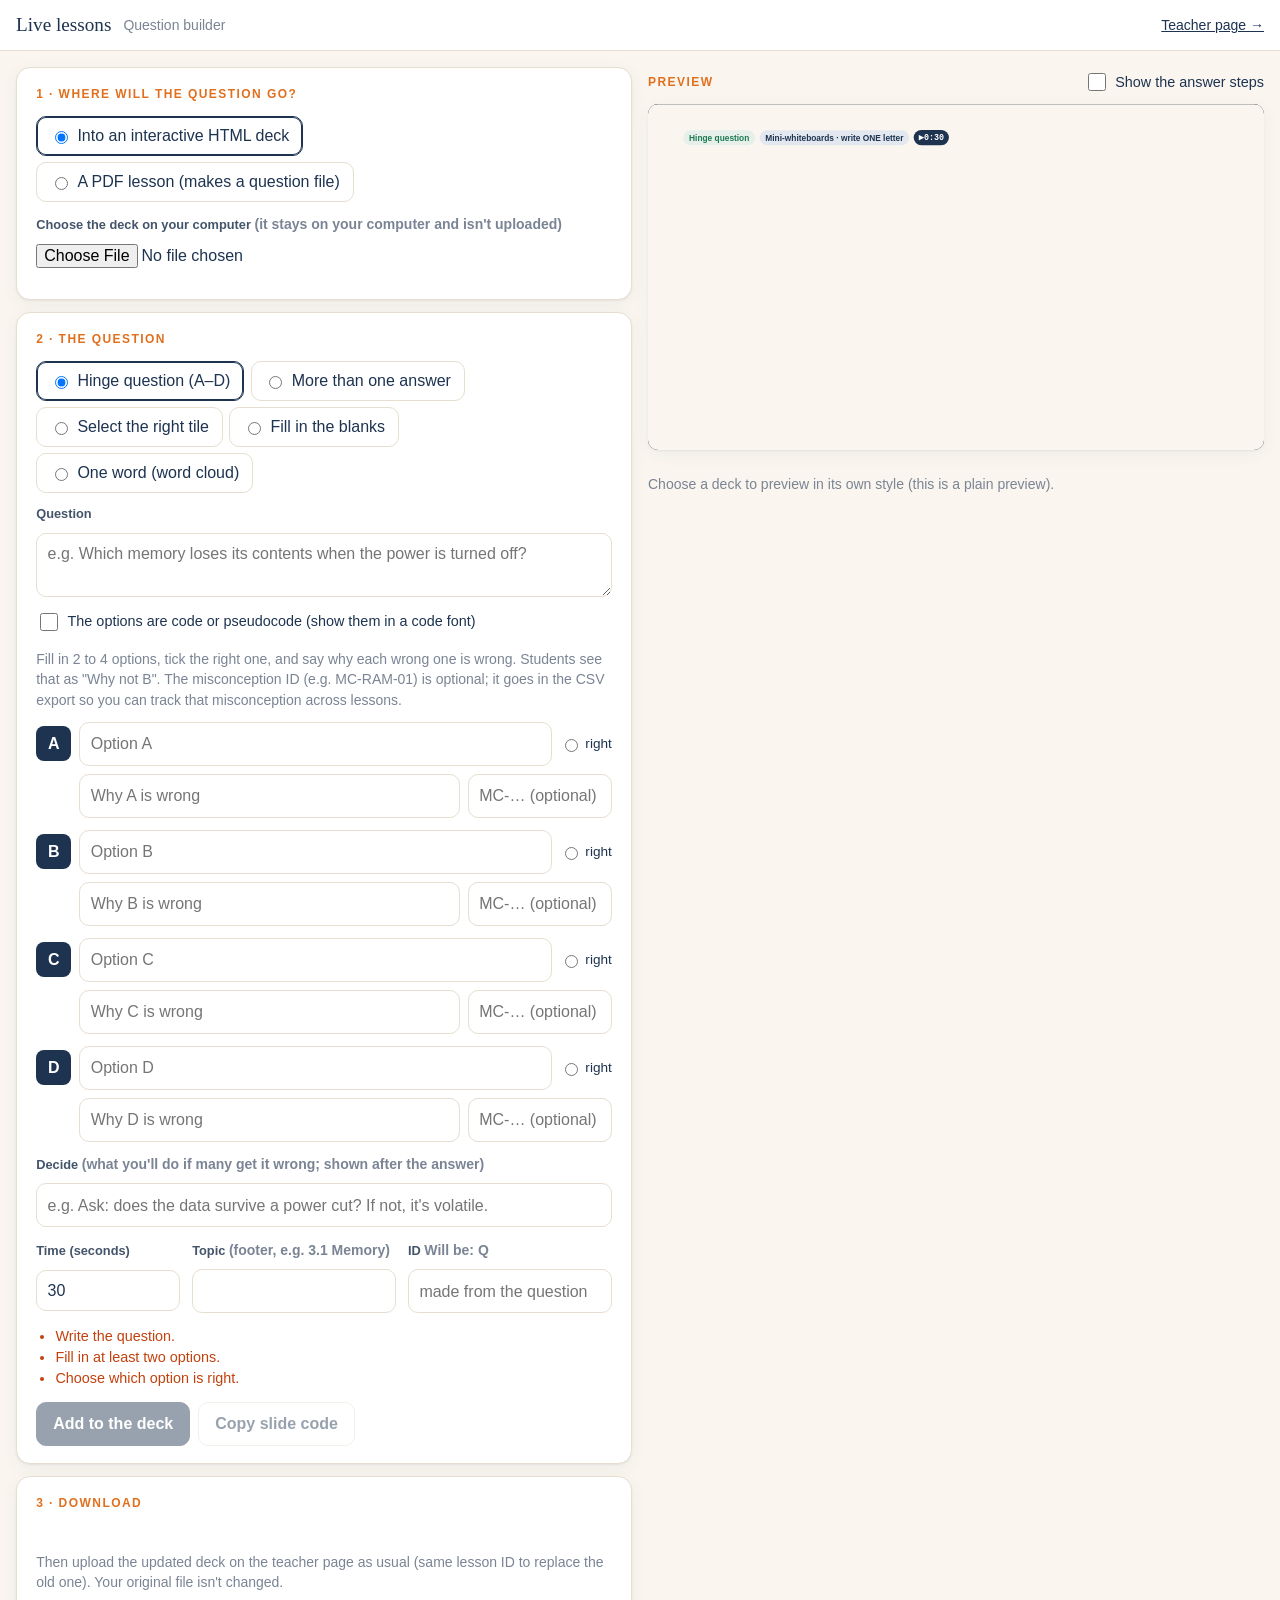
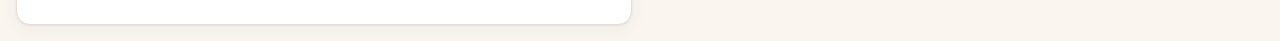
<file: builder.html>
<!doctype html>
<html lang="en">
<head>
<meta charset="utf-8">
<meta name="viewport" content="width=device-width, initial-scale=1">
<title>Question Builder</title>
<link rel="stylesheet" href="app.css">
<style>
  .qb { display: grid; grid-template-columns: minmax(0, 1fr) minmax(0, 1fr); gap: 16px; align-items: start; }
  @media (max-width: 980px) { .qb { grid-template-columns: 1fr; } }
  .qb .card { display: grid; gap: .8rem; }
  .qb label.field { display: grid; gap: .3rem; }
  .qb input[type=text], .qb input[type=number], .qb textarea, .qb select { font: inherit; padding: .5rem .65rem; border: 1px solid var(--line); border-radius: 10px; background: #fff; width: 100%; box-sizing: border-box; }
  .qb textarea { min-height: 3.2em; resize: vertical; }
  .seg { display: flex; gap: .4rem; flex-wrap: wrap; }
  .seg label { display: flex; gap: .4rem; align-items: center; border: 1px solid var(--line); border-radius: 10px; padding: .45rem .8rem; cursor: pointer; background: #fff; }
  .seg label:has(input:checked) { border-color: var(--ink); box-shadow: inset 0 0 0 1px var(--ink); }
  .opt { display: grid; grid-template-columns: 2.2rem 1fr auto; gap: .5rem; align-items: center; }
  .opt .l { width: 2.2rem; height: 2.2rem; border-radius: 8px; background: var(--ink); color: #fff; display: grid; place-items: center; font-weight: 800; }
  .opt .rt { display: flex; gap: .3rem; align-items: center; font-size: .85rem; white-space: nowrap; }
  .wrong { grid-column: 2 / 4; display: grid; grid-template-columns: 1fr 9rem; gap: .5rem; }
  .preview-box { position: sticky; top: 70px; display: grid; gap: .6rem; }
  #preview { width: 100%; aspect-ratio: 16 / 9; border: 0; border-radius: 10px; background: #0e1b2a; box-shadow: var(--shadow); }
  #problems { margin: 0; padding-left: 1.2rem; color: var(--bad); font-size: .9rem; }
  body[data-mode="html"] .pdf-only, body[data-mode="pdf"] .html-only { display: none !important; }
  /* each question type shows only its own fields */
  body:not([data-qtype="mcq"]):not([data-qtype="multi"]) .mcq-only,
  body:not([data-qtype="word"]) .word-only, body:not([data-qtype="tile"]) .tile-only, body:not([data-qtype="fill"]) .fill-only,
  body[data-qtype="mcq"] .multi-only, body:not([data-qtype="mcq"]) .single-only, body:not([data-qtype="multi"]) .multi-only,
  body:not([data-qtype="fill"]) .not-fill-hint, body[data-qtype="fill"] .prompt-plain { display: none !important; }
  body[data-qtype="mcq"] .opt.extra { display: none !important; }
  .tiles-in { display: grid; grid-template-columns: repeat(3, minmax(0, 1fr)); gap: .5rem; }
  .tiles-in .tl { display: grid; gap: .25rem; border: 1px solid var(--line); border-radius: 10px; padding: .45rem; background: #fff; }
  .tiles-in .tl span { font-size: .8rem; font-weight: 700; color: var(--muted); display: flex; justify-content: space-between; }
  @media (max-width: 600px) { .tiles-in { grid-template-columns: repeat(2, minmax(0, 1fr)); } }
  .bad { color: var(--bad); }
  #added ol { margin: .3rem 0 0; padding-left: 1.3rem; display: grid; gap: .3rem; }
</style>
</head>
<body data-mode="html" data-qtype="mcq">
<header class="t-top"><a class="brand" href="teacher.html" style="text-decoration:none">Live lessons</a><span class="small muted">Question builder</span><span class="spacer"></span><a class="small" href="teacher.html">Teacher page →</a></header>
<main class="t-main">
  <div class="qb">
    <div class="stack">
      <section class="card">
        <div class="kicker">1 · Where will the question go?</div>
        <div class="seg">
          <label><input type="radio" name="mode" value="html" checked> Into an interactive HTML deck</label>
          <label><input type="radio" name="mode" value="pdf"> A PDF lesson (makes a question file)</label>
        </div>
        <div class="html-only stack">
          <label class="field"><span>Choose the deck on your computer <span class="muted small">(it stays on your computer and isn't uploaded)</span></span><input type="file" id="deckFile" accept=".html,.htm,text/html"></label>
          <p class="small" id="deckInfo"></p>
          <label class="field hidden" id="deckPick"><span>Put the question after slide</span><select id="after"></select></label>
        </div>
        <div class="pdf-only stack">
          <p class="small muted">For PowerPoint, Keynote, Google Slides or Canva lessons exported as a PDF. You'll get a question file to upload with the PDF on the teacher page.</p>
          <label class="field"><span>Put the question after slide number <span class="muted small">(0 = before slide 1)</span></span><input type="number" id="afterNum" min="0" value="1"></label>
        </div>
      </section>

      <section class="card">
        <div class="kicker">2 · The question</div>
        <div class="seg">
          <label><input type="radio" name="qtype" value="mcq" checked> Hinge question (A–D)</label>
          <label><input type="radio" name="qtype" value="multi"> More than one answer</label>
          <label><input type="radio" name="qtype" value="tile"> Select the right tile</label>
          <label><input type="radio" name="qtype" value="fill"> Fill in the blanks</label>
          <label><input type="radio" name="qtype" value="word"> One word (word cloud)</label>
        </div>
        <label class="field"><span><span class="prompt-plain">Question</span><span class="fill-only">The sentence <span class="muted small">— put each answer in [square brackets]; other accepted answers after a | e.g. [sensor|sensors]</span></span></span><textarea id="prompt" placeholder="e.g. Which memory loses its contents when the power is turned off?"></textarea></label>
        <p class="small muted fill-only" id="fillInfo"></p>

        <div class="mcq-only stack">
          <label class="chk small"><input type="checkbox" id="isCode"> The options are code or pseudocode (show them in a code font)</label>
          <div class="small muted single-only">Fill in 2 to 4 options, tick the right one, and say why each wrong one is wrong. Students see that as "Why not B". The misconception ID (e.g. MC-RAM-01) is optional; it goes in the CSV export so you can track that misconception across lessons.</div>
          <div class="small muted multi-only">Fill in 3 to 6 options and tick <b>every</b> right one. Students must tick exactly those to score. Saying why a wrong option is wrong is optional (students who tick it see it as "Why not B").</div>
          <div class="stack" id="opts"></div>
          <label class="field"><span>Decide <span class="muted small">(what you'll do if many get it wrong; shown after the answer)</span></span><input type="text" id="decide" placeholder="e.g. Ask: does the data survive a power cut? If not, it's volatile."></label>
        </div>

        <div class="tile-only stack">
          <div class="small muted">Fill in 3 to 9 short tiles (a word, number or symbol each) and choose the right one. Students tap one tile.</div>
          <div class="tiles-in" id="tiles"></div>
          <label class="field"><span>Short explanation <span class="muted small">(optional, shown with the answer)</span></span><input type="text" id="texplain"></label>
        </div>

        <div class="fill-only stack">
          <label class="field"><span>Short explanation <span class="muted small">(optional, shown with the answers)</span></span><input type="text" id="fexplain"></label>
        </div>

        <div class="word-only stack">
          <label class="field"><span>Accepted answers <span class="muted small">(separate with commas, e.g. volatile, non-permanent)</span></span><input type="text" id="accept"></label>
          <label class="field"><span>Short explanation <span class="muted small">(optional, shown with the answers)</span></span><input type="text" id="wexplain"></label>
        </div>

        <div class="row" style="gap:12px;flex-wrap:wrap">
          <label class="field" style="width:9rem"><span>Time (seconds)</span><input type="number" id="time" min="10" max="600" value="30"></label>
          <label class="field" style="flex:1;min-width:12rem"><span>Topic <span class="muted small">(footer, e.g. 3.1 Memory)</span></span><input type="text" id="topic"></label>
          <label class="field" style="flex:1;min-width:10rem"><span>ID <span class="muted small" id="qidHint"></span></span><input type="text" id="qid" placeholder="made from the question"></label>
        </div>
        <ul id="problems" class="hidden"></ul>
        <div class="row" style="flex-wrap:wrap">
          <button class="btn primary" id="addBtn" type="button">Add to the deck</button>
          <button class="btn" id="copyBtn" type="button" title="For pasting into a deck by hand">Copy slide code</button>
        </div>
      </section>

      <section class="card">
        <div class="kicker">3 · Download</div>
        <div id="added"><p class="small muted">Questions you add appear here. You can add several before downloading.</p></div>
        <button class="btn accent hidden" id="dlDeck" type="button">⬇ Download the updated deck</button>
        <button class="btn accent hidden" id="dlJson" type="button">⬇ Download the question file</button>
        <p class="small muted html-only">Then upload the updated deck on the teacher page as usual (same lesson ID to replace the old one). Your original file isn't changed.</p>
        <p class="small muted pdf-only">On the teacher page, choose the PDF and this question file together when adding the lesson.</p>
      </section>
    </div>

    <div class="preview-box">
      <div class="row"><div class="kicker">Preview</div><span class="spacer"></span><label class="chk small"><input type="checkbox" id="showAns"> Show the answer steps</label></div>
      <iframe id="preview" sandbox="allow-scripts" title="Slide preview"></iframe>
      <p class="small muted" id="previewNote"></p>
    </div>
  </div>
</main>
<script type="module">
  const L = ["A", "B", "C", "D", "E", "F"];
  document.getElementById("opts").innerHTML = L.map((k, i) => `<div class="opt ${i > 3 ? "extra" : ""}">
    <span class="l">${k}</span><input type="text" id="o${i}" placeholder="Option ${k}">
    <label class="rt single-only"><input type="radio" name="right" value="${k}"> right</label>
    <label class="rt multi-only"><input type="checkbox" class="rightc" value="${k}"> right</label>
    <div class="wrong"><input type="text" id="w${i}" placeholder="Why ${k} is wrong"><input type="text" id="m${i}" placeholder="MC-… (optional)"></div>
  </div>`).join("");
  document.getElementById("tiles").innerHTML = "ABCDEFGHI".split("").map((k, i) => `<div class="tl"><span>${k}<label><input type="radio" name="rtile" value="${k}"> right</label></span><input type="text" id="t${i}" placeholder="Tile ${k}" maxlength="40"></div>`).join("");
  const { init } = await import("./js/builder.js");
  init();
</script>
</body>
</html>
</file>
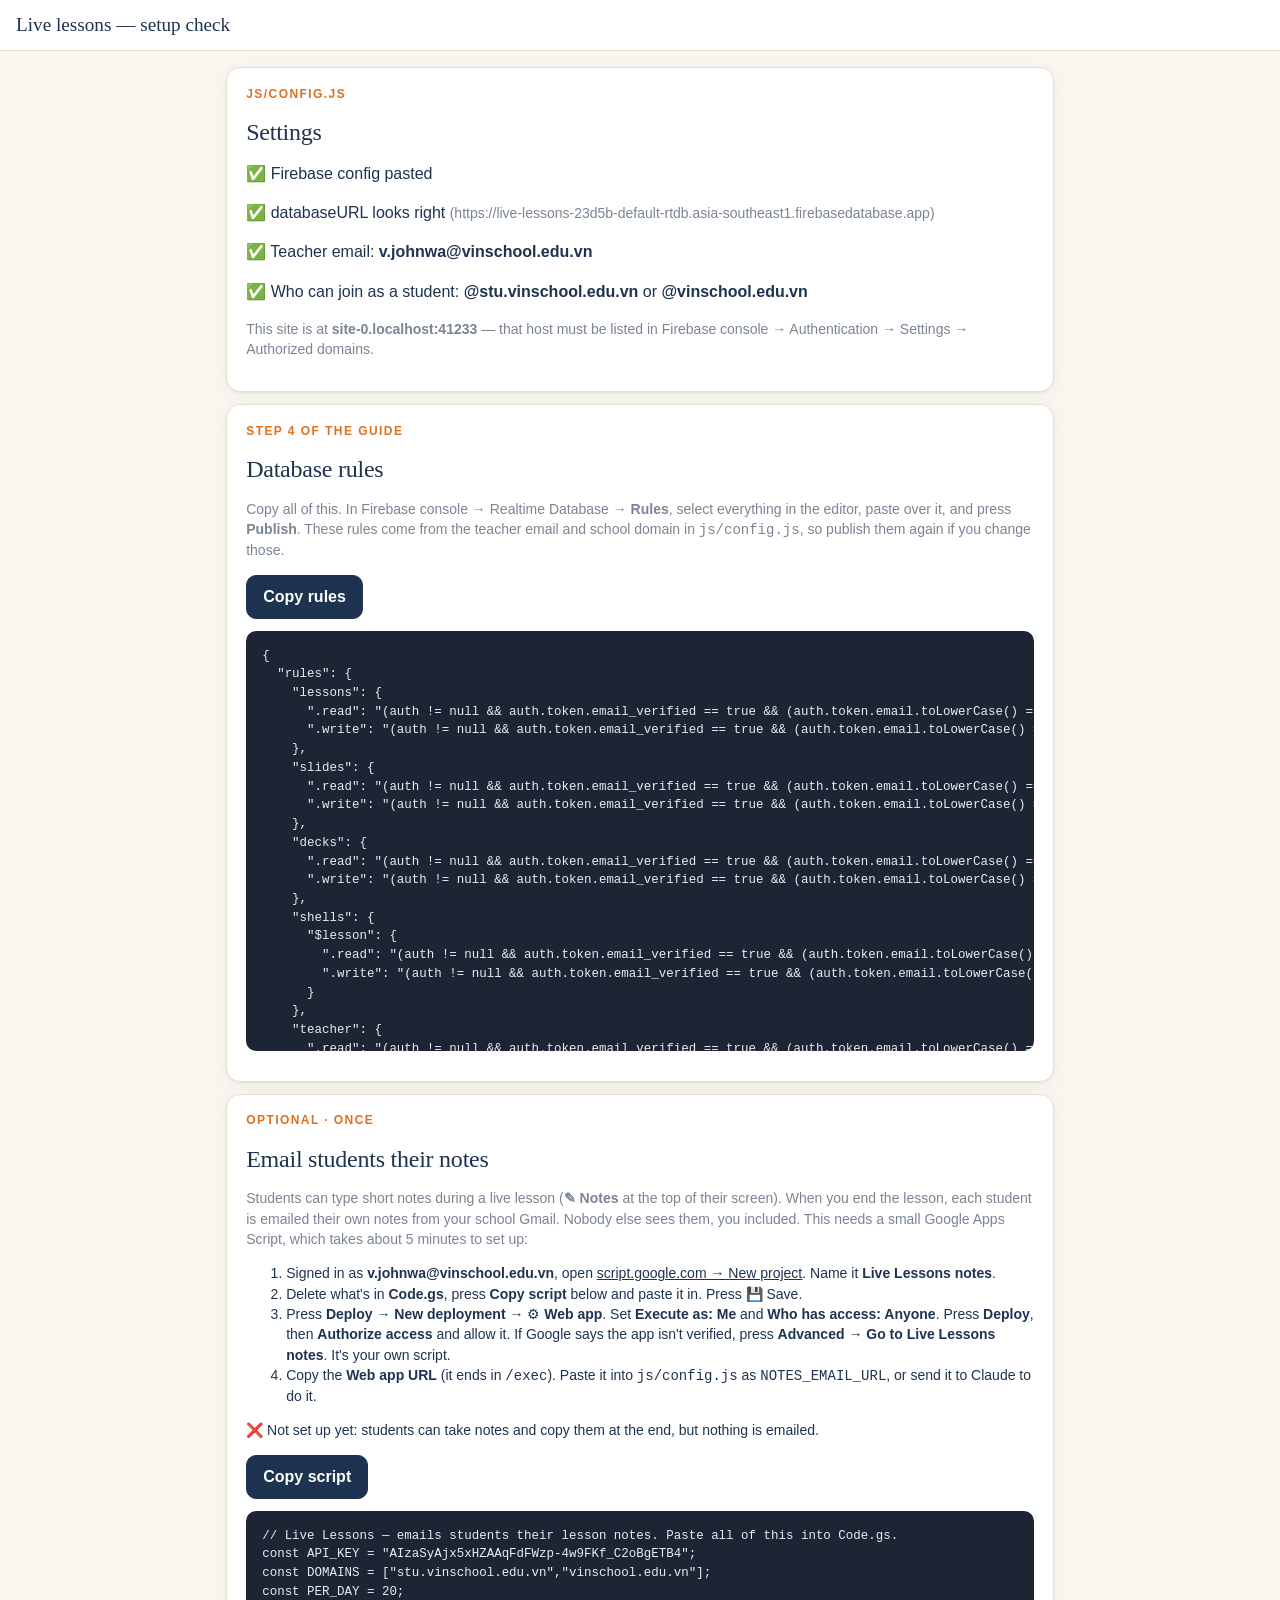
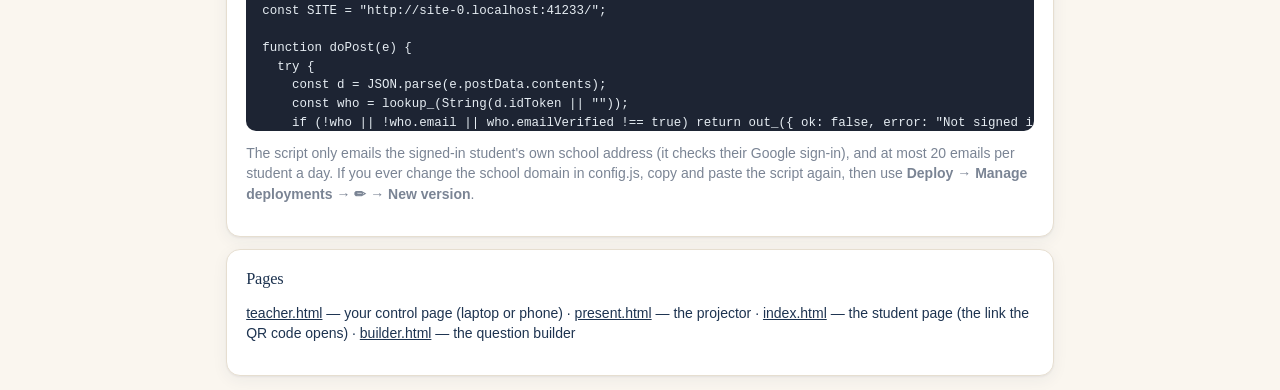
<file: setup.html>
<!doctype html>
<html lang="en">
<head>
<meta charset="utf-8">
<meta name="viewport" content="width=device-width, initial-scale=1">
<title>Live Lessons · Setup check</title>
<link rel="stylesheet" href="app.css">
</head>
<body>
<header class="t-top"><span class="brand">Live lessons — setup check</span></header>
<main class="t-main stack" style="max-width:860px">
  <section class="card stack" id="cfg"></section>
  <section class="card stack">
    <div class="kicker">Step 4 of the guide</div>
    <h2>Database rules</h2>
    <p class="muted small">Copy all of this. In Firebase console → Realtime Database → <b>Rules</b>, select everything in the editor, paste over it, and press <b>Publish</b>. These rules come from the teacher email and school domain in <code>js/config.js</code>, so publish them again if you change those.</p>
    <div class="row"><button class="btn primary" id="copy">Copy rules</button><span class="small muted" id="copied"></span></div>
    <pre class="rules" id="rules"></pre>
  </section>
  <section class="card stack">
    <div class="kicker">Optional · once</div>
    <h2>Email students their notes</h2>
    <p class="muted small">Students can type short notes during a live lesson (<b>✎ Notes</b> at the top of their screen). When you end the lesson, each student is emailed their own notes from your school Gmail. Nobody else sees them, you included. This needs a small Google Apps Script, which takes about 5 minutes to set up:</p>
    <ol class="small">
      <li>Signed in as <b id="tEmail"></b>, open <a href="https://script.google.com/home/projects/create" target="_blank" rel="noopener">script.google.com → New project</a>. Name it <b>Live Lessons notes</b>.</li>
      <li>Delete what's in <b>Code.gs</b>, press <b>Copy script</b> below and paste it in. Press 💾 Save.</li>
      <li>Press <b>Deploy → New deployment</b> → ⚙ <b>Web app</b>. Set <b>Execute as: Me</b> and <b>Who has access: Anyone</b>. Press <b>Deploy</b>, then <b>Authorize access</b> and allow it. If Google says the app isn't verified, press <b>Advanced → Go to Live Lessons notes</b>. It's your own script.</li>
      <li>Copy the <b>Web app URL</b> (it ends in <code>/exec</code>). Paste it into <code>js/config.js</code> as <code>NOTES_EMAIL_URL</code>, or send it to Claude to do it.</li>
    </ol>
    <p class="small" id="mailState"></p>
    <div class="row"><button class="btn primary" id="copyGs">Copy script</button><span class="small muted" id="copiedGs"></span></div>
    <pre class="rules" id="gs" style="max-height:220px"></pre>
    <p class="small muted">The script only emails the signed-in student's own school address (it checks their Google sign-in), and at most 20 emails per student a day. If you ever change the school domain in config.js, copy and paste the script again, then use <b>Deploy → Manage deployments → ✏ → New version</b>.</p>
  </section>
  <section class="card stack small">
    <h3>Pages</h3>
    <p><a href="teacher.html">teacher.html</a> — your control page (laptop or phone) · <a href="present.html">present.html</a> — the projector · <a href="./">index.html</a> — the student page (the link the QR code opens) · <a href="builder.html">builder.html</a> — the question builder</p>
  </section>
</main>
<script type="module">
  import { firebaseConfig, TEACHER_EMAILS, SCHOOL_DOMAIN, NOTES_EMAIL_URL } from "./js/config.js";
  import { buildRules } from "./js/rules.js";
  import { notesScript } from "./js/notesmail.js";
  const gs = notesScript(firebaseConfig.apiKey, SCHOOL_DOMAIN, new URL("./", location.href).href);
  document.getElementById("gs").textContent = gs;
  document.getElementById("tEmail").textContent = TEACHER_EMAILS[0] || "your school account";
  document.getElementById("mailState").innerHTML = NOTES_EMAIL_URL
    ? "✅ Notes email is switched on." : "❌ Not set up yet: students can take notes and copy them at the end, but nothing is emailed.";
  document.getElementById("copyGs").onclick = async () => {
    try { await navigator.clipboard.writeText(gs); document.getElementById("copiedGs").textContent = "Copied. Now paste it into Code.gs."; }
    catch (e) { document.getElementById("copiedGs").textContent = "Select the text below and copy it by hand."; }
  };
  const ok = (b) => b ? "✅" : "❌";
  const cfgOk = !/PASTE_/.test(JSON.stringify(firebaseConfig));
  const urlOk = /^https:\/\/.+(firebaseio\.com|firebasedatabase\.app)\/?$/.test(firebaseConfig.databaseURL || "");
  const tOk = TEACHER_EMAILS.length && !TEACHER_EMAILS.some((e) => /yourschool|your\.name/.test(e));
  const DOMS = [].concat(SCHOOL_DOMAIN).filter(Boolean);
  const dOk = DOMS.length && !DOMS.some((d) => /yourschool/.test(d));
  document.getElementById("cfg").innerHTML = `<div class="kicker">js/config.js</div><h2>Settings</h2>
    <p>${ok(cfgOk)} Firebase config pasted</p>
    <p>${ok(urlOk)} databaseURL looks right <span class="muted small">(${firebaseConfig.databaseURL})</span></p>
    <p>${ok(tOk)} Teacher email: <b>${TEACHER_EMAILS.join(", ")}</b></p>
    <p>${ok(dOk)} Who can join as a student: ${DOMS.includes("*") ? "<b>any Google account</b> (testing; teachers are still only the email above)" : DOMS.map((d) => `<b>@${d}</b>`).join(" or ")}</p>
    <p class="small muted">This site is at <b>${location.host || "(opened from a file)"}</b> — that host must be listed in Firebase console → Authentication → Settings → Authorized domains.</p>`;
  const text = JSON.stringify(buildRules(TEACHER_EMAILS, SCHOOL_DOMAIN), null, 2);
  document.getElementById("rules").textContent = text;
  document.getElementById("copy").onclick = async () => {
    try { await navigator.clipboard.writeText(text); document.getElementById("copied").textContent = "Copied — now paste it in the Firebase Rules editor."; }
    catch (e) { document.getElementById("copied").textContent = "Select the text below and copy it by hand."; }
  };
</script>
</body>
</html>
</file>
<file: app.css>
/* Live Lessons — colours follow the Year 9 deck design (cream, navy, orange). */
:root {
  --bg: #faf6ef; --card: #ffffff; --ink: #1d3350; --ink-2: #44546a; --muted: #7a8494;
  --line: #e6ded0; --accent: #e0701e; --accent-soft: #fdf0e3; --blue-soft: #e8f0fb;
  --ok: #23824f; --ok-soft: #e3f4ea; --bad: #c2410c; --bad-soft: #fde9e1;
  --radius: 14px; --shadow: 0 1px 2px rgba(29,51,80,.06), 0 4px 16px rgba(29,51,80,.06);
  --serif: Georgia, "Source Serif 4", "Times New Roman", serif;
  --sans: -apple-system, BlinkMacSystemFont, "Segoe UI", Inter, Roboto, Helvetica, Arial, sans-serif;
  --mono: ui-monospace, "SF Mono", Menlo, Consolas, monospace;
}
* { box-sizing: border-box; }
html, body { margin: 0; background: var(--bg); color: var(--ink); font: 16px/1.45 var(--sans); -webkit-text-size-adjust: 100%; }
button, input, select, textarea { font: inherit; color: inherit; }
h1, h2, h3 { font-family: var(--serif); font-weight: 500; margin: 0 0 .4em; letter-spacing: -.01em; }
a { color: var(--ink); }
.hidden { display: none !important; }
.muted { color: var(--muted); }
.small { font-size: .875rem; }
.kicker { font-size: .75rem; letter-spacing: .12em; text-transform: uppercase; color: var(--accent); font-weight: 700; }
.row { display: flex; gap: .5rem; align-items: center; flex-wrap: wrap; }
.stack > * + * { margin-top: .75rem; }
.spacer { flex: 1; }

.btn { display: inline-flex; align-items: center; justify-content: center; gap: .4rem; min-height: 44px; padding: .55rem 1rem;
  border-radius: 10px; border: 1px solid var(--line); background: var(--card); cursor: pointer; font-weight: 600; touch-action: manipulation; }
.btn:hover { border-color: #cfc4b1; }
.btn.primary { background: var(--ink); color: #fff; border-color: var(--ink); }
.btn.accent { background: var(--accent); color: #fff; border-color: var(--accent); }
.btn.ok { background: var(--ok); color: #fff; border-color: var(--ok); }
.btn.ghost { background: transparent; }
.btn.danger { color: var(--bad); }
.btn.on { background: var(--accent-soft); border-color: var(--accent); color: var(--accent); }
.btn:disabled { opacity: .45; cursor: default; }
.btn kbd { font: 600 .7rem var(--mono); border: 1px solid currentColor; border-radius: 4px; padding: 0 .3rem; opacity: .6; }
input[type=text], input[type=search], select, textarea { width: 100%; min-height: 44px; padding: .55rem .7rem; border: 1px solid var(--line); border-radius: 10px; background: #fff; }
label.field { display: block; }
label.field > span { display: block; font-size: .8rem; font-weight: 600; color: var(--ink-2); margin-bottom: .25rem; }

.card { background: var(--card); border: 1px solid var(--line); border-radius: var(--radius); padding: 1.1rem 1.2rem; box-shadow: var(--shadow); }
.toast { position: fixed; left: 50%; bottom: 24px; transform: translateX(-50%); background: var(--ink); color: #fff; padding: .7rem 1.1rem;
  border-radius: 10px; z-index: 100; box-shadow: var(--shadow); max-width: calc(100vw - 32px); }
.pill { display: inline-flex; align-items: center; gap: .35rem; white-space: nowrap; padding: .2rem .65rem; border-radius: 999px; background: var(--blue-soft); font-size: .8rem; font-weight: 600; }
.pill.live { background: var(--ok-soft); color: var(--ok); }
.pill.live::before { content: ""; width: 8px; height: 8px; border-radius: 50%; background: currentColor; animation: pulse 1.4s infinite; }
@keyframes pulse { 50% { opacity: .3; } }

/* ---------- Sign-in / centred screens ---------- */
.center { min-height: 100vh; min-height: 100dvh; display: grid; place-items: center; padding: 24px 16px; }
.center .card { width: min(440px, 100%); text-align: center; }
.code-input { font: 700 2rem/1 var(--mono) !important; letter-spacing: .3em; text-align: center; text-transform: uppercase; }

/* ---------- Hinge question slide (projector + teacher preview) ---------- */
.stage { position: relative; width: 100%; aspect-ratio: 16 / 9; background: var(--bg); overflow: hidden; container-type: inline-size; border-radius: 6px; }
.stage > img { width: 100%; height: 100%; object-fit: contain; display: block; background: #fff; }
.hinge-slide { position: absolute; inset: 0; padding: 3.6cqw 6cqw 5cqw; display: flex; flex-direction: column; gap: 1.6cqw; }
.hs-top { display: flex; justify-content: space-between; align-items: center; font-size: 1.35cqw; letter-spacing: .14em; text-transform: uppercase; font-weight: 700; }
.hs-kicker { color: var(--accent); }
.hs-status { color: var(--muted); }
.hs-status.live { color: var(--ok); }
.hs-prompt { font-size: 3.1cqw; line-height: 1.2; margin: 0; color: var(--ink); }
.hs-code { font: 600 2.6cqw/1.35 var(--mono); letter-spacing: .06em; background: var(--blue-soft); border-radius: 1cqw; padding: 1.2cqw 2cqw; align-self: flex-start; white-space: pre-wrap; }
.hs-options { display: grid; grid-template-columns: 1fr 1fr; gap: 1.5cqw; flex: 1; align-content: start; }
.hs-opt { position: relative; overflow: hidden; display: flex; align-items: center; gap: 1.6cqw; background: #fff; border: .2cqw solid var(--line);
  border-radius: 1.2cqw; padding: 1.2cqw 2cqw; font-size: 1.9cqw; min-height: 6.4cqw; transition: opacity .3s, border-color .3s; }
.hs-letter { flex: none; width: 4.4cqw; height: 4.4cqw; border-radius: 50%; display: grid; place-items: center; background: var(--ink); color: #fff; font-weight: 700; font-size: 2cqw; position: relative; z-index: 1; }
.hs-text { position: relative; z-index: 1; flex: 1; }
.hs-bar { position: absolute; left: 0; top: 0; bottom: 0; width: var(--w); background: var(--accent-soft); transition: width .4s ease; }
.hs-count { position: relative; z-index: 1; font-weight: 700; font-size: 1.8cqw; color: var(--accent); white-space: nowrap; }
.is-reveal .hs-opt.correct { border-color: var(--ok); background: var(--ok-soft); }
.is-reveal .hs-opt.correct .hs-letter { background: var(--ok); }
.is-reveal .hs-opt.correct .hs-bar { background: #cdebd9; }
.is-reveal .hs-opt.dim { opacity: .45; }

/* ---------- Projector ---------- */
body.present { background: #111; overflow: hidden; }
.present-wrap { position: fixed; inset: 0; display: grid; place-items: center; }
.present-wrap .stage { width: min(100vw, calc(100vh * 16 / 9)); border-radius: 0; transition: width .3s ease; }
/* join (J): the slides stay up, shifted left; QR + code in a panel on the right (a quarter of the screen or less) */
body.present { --join-w: clamp(260px, 24vw, 460px); }
body.present.joining .present-wrap { grid-template-columns: minmax(0, 1fr) var(--join-w); }
body.present.joining .present-wrap .stage { width: min(calc(100vw - var(--join-w)), calc(100vh * 16 / 9)); justify-self: center; }
.join-side { height: 100vh; box-sizing: border-box; width: var(--join-w); background: var(--bg); color: var(--ink); display: flex; flex-direction: column; align-items: center; justify-content: center;
  gap: 1.4vh; padding: 3vh 1.6vw; text-align: center; border-left: 4px solid var(--accent); }
.join-side h2 { margin: 0; font-size: clamp(20px, 1.9vw, 38px); }
.join-side .qr { width: 100%; background: #fff; border-radius: 12px; padding: 4%; box-sizing: border-box; box-shadow: 0 6px 24px rgba(0,0,0,.12); }
.join-side .qr svg { width: 100%; height: auto; display: block; }
.join-side .url { font: 600 clamp(12px, 1.05vw, 20px) var(--mono); color: var(--ink-2); word-break: break-all; }
.join-side .lbl { font-size: clamp(11px, .8vw, 15px); letter-spacing: .14em; text-transform: uppercase; color: var(--muted); font-weight: 700; margin-top: 1vh; }
.join-side .big-code { font: 700 clamp(40px, 4.6vw, 96px)/1 var(--mono); letter-spacing: .1em; color: var(--accent); }
.join-side .joined { font-size: clamp(12px, 1vw, 19px); color: var(--muted); }
.corner-badge { position: absolute; right: 1.4cqw; bottom: 1.2cqw; z-index: 4; background: rgba(29,51,80,.88); color: #fff; font-size: 1.3cqw; font-weight: 700; padding: .5cqw 1.1cqw; border-radius: 99px; }
.corner-code { position: absolute; left: 1.4cqw; bottom: 1.2cqw; z-index: 4; background: rgba(255,255,255,.9); color: var(--ink); font: 700 1.2cqw var(--mono); padding: .45cqw 1cqw; border-radius: 99px; letter-spacing: .1em; }
.hud { position: fixed; left: 50%; bottom: 14px; transform: translateX(-50%); display: flex; gap: 6px; background: rgba(17,17,17,.82); padding: 6px; border-radius: 12px; z-index: 20; transition: opacity .3s; }
.hud .btn { min-height: 38px; padding: .35rem .7rem; background: transparent; color: #fff; border-color: rgba(255,255,255,.25); font-size: .85rem; }
.hud .btn.on { background: var(--accent); border-color: var(--accent); color: #fff; }
.hud.idle { opacity: 0; pointer-events: none; }
.present-msg { color: #ddd; text-align: center; padding: 24px; font-size: 1.2rem; }

/* ---------- Student ---------- */
.s-top { position: sticky; top: 0; z-index: 5; display: flex; align-items: center; gap: .6rem; padding: .6rem 16px; background: rgba(250,246,239,.94); backdrop-filter: blur(6px); border-bottom: 1px solid var(--line); }
.s-top .title { font-weight: 700; font-size: .95rem; white-space: nowrap; overflow: hidden; text-overflow: ellipsis; }
.s-main { max-width: 900px; margin: 0 auto; padding: 16px; }
.s-slide { width: 100%; border-radius: 10px; border: 1px solid var(--line); background: #fff; display: block; box-shadow: var(--shadow); }
/* slides: as big as the screen allows (header ~52px, footer line ~36px), centred */
.s-main.wide { max-width: none; padding: 8px 12px; position: relative; }
.s-main.wide #deckHost, .s-main.wide .s-slide { width: min(100%, calc((100dvh - 110px) * 16 / 9)); margin: 0 auto; }
.s-main.wide #deckHost { position: relative; }
.fs-pill { cursor: pointer; border: 0; font-family: inherit; }
.fs-pill.on { background: var(--ink); color: #fff; }
#app:fullscreen { background: var(--bg); overflow-y: auto; }
#app:-webkit-full-screen { background: var(--bg); overflow-y: auto; }
/* phone on its side: slimmer header, no footer line, so the slide gets the height */
@media (orientation: landscape) and (max-height: 500px) {
  .s-top { padding: .25rem 12px; }
  .s-main.wide { padding: 4px 8px; }
  .s-main.wide #deckHost, .s-main.wide .s-slide { width: min(100%, calc((100dvh - 50px) * 16 / 9)); }
  .s-main.wide #below { display: none; }
}
.s-q h1 { font-size: 1.45rem; line-height: 1.25; }
.s-q .code { font: 600 1.1rem/1.4 var(--mono); letter-spacing: .04em; max-width: 100%; overflow-x: auto; background: var(--blue-soft); border-radius: 10px; padding: .6rem .9rem; display: inline-block; white-space: pre-wrap; }
.s-opts { display: grid; gap: .6rem; margin-top: 1rem; }
.s-opt { display: flex; align-items: center; gap: .8rem; width: 100%; text-align: left; min-height: 60px; padding: .7rem .9rem; border: 2px solid var(--line); border-radius: 12px; background: #fff; cursor: pointer; touch-action: manipulation; font-size: 1.05rem; }
.s-opt .l { flex: none; width: 36px; height: 36px; border-radius: 50%; display: grid; place-items: center; background: var(--ink); color: #fff; font-weight: 700; }
.s-opt.sel { border-color: var(--accent); background: var(--accent-soft); }
.s-opt.sel .l { background: var(--accent); }
.s-opt.correct { border-color: var(--ok); background: var(--ok-soft); }
.s-opt.correct .l { background: var(--ok); }
.s-opt.wrong { border-color: var(--bad); background: var(--bad-soft); }
.s-opt:disabled { cursor: default; }
.conf { display: grid; grid-template-columns: repeat(4, 1fr); gap: .4rem; }
.conf button { min-height: 52px; border: 2px solid var(--line); border-radius: 10px; background: #fff; font-size: .85rem; font-weight: 600; cursor: pointer; padding: .3rem; line-height: 1.15; }
.conf button.sel { border-color: var(--accent); background: var(--accent-soft); color: var(--accent); }
.banner { border-radius: 12px; padding: .8rem 1rem; font-weight: 600; }
.banner.info { background: var(--blue-soft); }
.banner.ok { background: var(--ok-soft); color: var(--ok); }
.banner.bad { background: var(--bad-soft); color: var(--bad); }

/* ---------- Teacher ---------- */
.t-top { display: flex; align-items: center; gap: .75rem; padding: .7rem 16px; border-bottom: 1px solid var(--line); background: var(--card); position: sticky; top: 0; z-index: 10; flex-wrap: wrap; }
.t-top .brand { font-family: var(--serif); font-size: 1.2rem; }
.t-main { max-width: 1280px; margin: 0 auto; padding: 16px; }
.t-grid { display: grid; grid-template-columns: minmax(0, 1fr) 380px; gap: 16px; align-items: start; }
@media (max-width: 960px) { .t-grid { grid-template-columns: 1fr; } }
.t-home { display: grid; grid-template-columns: repeat(auto-fit, minmax(320px, 1fr)); gap: 16px; align-items: start; }
.code-big { font: 700 2.4rem/1 var(--mono); letter-spacing: .12em; color: var(--accent); }
.strip { display: flex; gap: 8px; overflow-x: auto; padding: 4px 2px 10px; scroll-snap-type: x proximity; }
.strip button { flex: none; width: 120px; aspect-ratio: 16/9; border: 2px solid var(--line); border-radius: 6px; padding: 0; overflow: hidden; background: #fff; cursor: pointer; position: relative; scroll-snap-align: center; }
.strip button img { width: 100%; height: 100%; object-fit: cover; display: block; }
.strip button.cur { border-color: var(--accent); box-shadow: 0 0 0 2px var(--accent); }
.strip button .n { position: absolute; left: 4px; top: 3px; font: 700 .7rem var(--sans); background: rgba(255,255,255,.9); border-radius: 4px; padding: 0 4px; }
.strip button.h { background: var(--accent-soft); display: grid; place-items: center; font-weight: 700; color: var(--accent); font-size: .85rem; }
.bars { display: grid; gap: .45rem; }
.bar { display: grid; grid-template-columns: 28px 1fr 84px; gap: .5rem; align-items: center; }
.bar .l { width: 28px; height: 28px; border-radius: 50%; background: var(--ink); color: #fff; display: grid; place-items: center; font-weight: 700; font-size: .85rem; }
.bar.correct .l { background: var(--ok); }
.bar .track { height: 26px; background: #f2ede4; border-radius: 6px; overflow: hidden; position: relative; }
.bar .fill { position: absolute; inset: 0 auto 0 0; background: var(--accent); border-radius: 6px; transition: width .35s; }
.bar.correct .fill { background: var(--ok); }
.bar .num { font-weight: 700; text-align: right; font-variant-numeric: tabular-nums; }
.bar .mc { grid-column: 2 / 4; font-size: .75rem; color: var(--muted); margin-top: -.3rem; }
.names { display: flex; flex-wrap: wrap; gap: .3rem; }
.names span { background: #f2ede4; border-radius: 6px; padding: .1rem .5rem; font-size: .82rem; }
.list { border-top: 1px solid var(--line); }
.list > div { display: flex; gap: .6rem; align-items: center; padding: .6rem 0; border-bottom: 1px solid var(--line); flex-wrap: wrap; }
.progress { height: 8px; background: #f2ede4; border-radius: 99px; overflow: hidden; }
.progress > div { height: 100%; background: var(--accent); width: 0; transition: width .2s; }
.note { background: var(--accent-soft); border-radius: 10px; padding: .6rem .8rem; font-size: .88rem; }
pre.rules { background: #1d2433; color: #e6edf3; padding: 1rem; border-radius: 10px; overflow: auto; font: .78rem/1.5 var(--mono); max-height: 420px; }

/* binary / code-like options line up in a fixed-width font */
.hs-text.mono, .s-opt .mono { font-family: var(--mono); letter-spacing: .12em; font-weight: 600; }

/* interactive HTML decks */
.fill { position: absolute; inset: 0; }
.fill > img { width: 100%; height: 100%; object-fit: contain; display: block; background: #fff; }
.deckframe { display: block; width: 100%; aspect-ratio: 16 / 9; border: 0; border-radius: 10px; background: #0e1b2a; box-shadow: var(--shadow); }
.fill > .deckframe, .stage .deckframe { position: absolute; inset: 0; width: 100%; height: 100%; aspect-ratio: auto; border-radius: 0; box-shadow: none; }
.strip button.t { display: flex; flex-direction: column; justify-content: center; align-items: flex-start; gap: 2px; padding: 16px 6px 4px; text-align: left; font: 600 .68rem/1.2 var(--sans); color: var(--ink-2); background: #fffdf9; }
.strip button.t .tt { display: -webkit-box; -webkit-line-clamp: 3; -webkit-box-orient: vertical; overflow: hidden; }
.strip button.t .bld { font-weight: 500; color: var(--muted); font-size: .62rem; }
.corner-code { transition: opacity .3s; }
body.present .corner-code:not(.always) { opacity: 0; }
body.present.hud-awake .corner-code { opacity: 1; }

/* ---------- questions on students' devices ---------- */
.s-item { background: var(--card); border: 1px solid var(--line); border-radius: 14px; padding: .9rem 1rem; box-shadow: var(--shadow); }
.s-item + .s-item { margin-top: .7rem; }
.s-prompt { font-size: 1.12rem; font-weight: 600; line-height: 1.35; display: flex; gap: .6rem; align-items: baseline; }
.s-prompt.mono, td.mono { font-family: var(--mono); }
.card-l { flex: none; font: 700 .8rem var(--sans); color: var(--muted); background: #f2ede4; border-radius: 6px; padding: .15rem .45rem; }
.s-item .code { margin-top: .5rem; }
.s-opts.compact { grid-template-columns: repeat(auto-fit, minmax(130px, 1fr)); gap: .45rem; margin-top: .7rem; }
.s-opts.compact .s-opt { min-height: 48px; padding: .45rem .6rem; font-size: .95rem; }
.s-opts.compact .s-opt .l { width: 28px; height: 28px; font-size: .9rem; }
.fb { margin-top: .6rem; font-weight: 600; font-size: .92rem; }
.fb > span { display: block; font-weight: 400; color: var(--ink-2); margin-top: .15rem; }
.fb.ok { color: var(--ok); } .fb.bad { color: var(--bad); } .fb.muted { color: var(--muted); font-weight: 500; }
.wform { display: flex; gap: .5rem; margin-top: .7rem; }
.wform input { font-size: 1.2rem; font-weight: 600; }
.notes-pill { cursor: pointer; border: 0; font-family: inherit; }
.notes-pill.on { background: var(--ink); color: #fff; }
.notes-dock { position: fixed; left: 0; right: 0; bottom: 0; z-index: 30; pointer-events: none; }
.notes-dock.open { pointer-events: auto; }
.notes-sheet { max-width: 720px; margin: 0 auto; background: var(--card, #fff); border: 1px solid var(--line); border-bottom: 0; border-radius: 14px 14px 0 0; box-shadow: 0 -8px 30px rgba(0,0,0,.15); padding: 10px 14px calc(10px + env(safe-area-inset-bottom)); display: grid; gap: 8px; }
.notes-sheet textarea, .notes-copy { width: 100%; box-sizing: border-box; min-height: 30vh; max-height: 45vh; resize: vertical; font: 1rem/1.45 var(--sans, sans-serif); padding: .6rem .7rem; border: 1px solid var(--line); border-radius: 10px; }
.notes-copy { min-height: 120px; text-align: left; }
@media (max-width: 899px) { body:has(.notes-dock.open) .s-main { padding-bottom: 46vh; } }
/* laptops and tablets: notes open as a panel on the right (about a quarter of the screen); the slide shrinks to fit beside it */
@media (min-width: 900px) {
  :root { --notes-w: clamp(280px, 25vw, 400px); }
  body:has(.notes-dock.open) #app { padding-right: var(--notes-w); }
  .notes-dock.open { left: auto; top: 0; width: var(--notes-w); }
  .notes-dock.open .notes-sheet { height: 100dvh; max-width: none; box-sizing: border-box; border-radius: 0; border: 0; border-left: 1px solid var(--line); box-shadow: -8px 0 30px rgba(0,0,0,.08); display: flex; flex-direction: column; padding: 12px 14px; overflow-y: auto; }
  .notes-dock.open .notes-sheet textarea { flex: 1 1 auto; min-height: 160px; max-height: none; resize: none; }
}
.away-board { position: absolute; left: 1.4cqw; top: 1.2cqw; z-index: 6; background: rgba(217,106,32,.95); color: #fff; font: 700 1.5cqw var(--sans); padding: .6cqw 1.3cqw; border-radius: 99px; box-shadow: 0 .4cqw 1.4cqw rgba(0,0,0,.25); }
.away-nudge { position: fixed; left: 50%; top: 70px; transform: translateX(-50%); z-index: 40; width: min(92vw, 420px); box-sizing: border-box; background: #FFF6E8; color: #8a4310; border: 2px solid #D96A20; border-radius: 14px; padding: .8rem 1rem; display: grid; gap: .3rem; box-shadow: 0 10px 30px rgba(0,0,0,.18); }
.away-nudge .btn { justify-self: end; }
.away-pill { background: #FFF6E8; color: #D96A20; }
.away-list { display: grid; gap: .25rem; font-size: .88rem; }
.away-list > div { display: grid; grid-template-columns: .6rem 1fr; column-gap: .55rem; align-items: start; }
.away-list .dot { margin-top: .4rem; }
.away-list .now { color: #D96A20; font-weight: 600; }
.away-list .dot { width: .6rem; height: .6rem; border-radius: 50%; background: #cfc4b1; flex: none; }
.away-list .out .dot { background: #D96A20; box-shadow: 0 0 0 3px rgba(217,106,32,.2); }
.away-list .out b { color: #D96A20; }
.notes-earlier summary { cursor: pointer; color: var(--ink-2); }
.notes-item { display: grid; gap: .1rem; width: 100%; text-align: left; background: #f6f1e8; border: 0; border-radius: 8px; padding: .4rem .6rem; margin-top: .35rem; cursor: pointer; font: inherit; font-size: .88rem; }
.notes-item span { color: var(--ink-2); }
.timer-pill { background: var(--accent-soft); color: var(--accent); font-variant-numeric: tabular-nums; }
.timer-pill.warn { background: var(--bad); color: #fff; }
.pill.score { background: #fff4cc; color: #8a6200; }
.selfnav { position: sticky; bottom: 0; background: rgba(250,246,239,.95); padding: .7rem 0; margin-top: .8rem; border-top: 1px solid var(--line); }
#deckHost { margin: .2rem 0 .8rem; }

/* ---------- word cloud ---------- */
.cloud { display: flex; flex-wrap: wrap; justify-content: center; align-items: center; gap: .3rem .9rem; padding: 1rem .5rem; line-height: 1.15; text-align: center; }
.cloud.empty { color: var(--muted); font-style: italic; }
.cw { font-size: calc(1rem * var(--s)); color: var(--ink-2); font-weight: 500; transition: font-size .3s; }
.cw sup { font-size: .5em; color: var(--muted); margin-left: .1em; }
.cw.multi { font-weight: 700; color: var(--ink); }
.cw.top { font-weight: 800; color: var(--accent); background: var(--accent-soft); border-radius: .3em; padding: 0 .25em; }
.cw.ok { text-decoration: underline; text-decoration-color: var(--ok); text-decoration-thickness: .12em; text-underline-offset: .15em; }
.cw.mine { outline: 2px dashed var(--ink); outline-offset: 2px; border-radius: .2em; }
.hinge-slide .cloud { font-size: 2.2cqw; flex: 1; }
.cloud-overlay { position: absolute; left: 6%; right: 6%; bottom: 8%; top: 38%; background: rgba(255,255,255,.96); border-radius: 1.5cqw; box-shadow: 0 1cqw 4cqw rgba(0,0,0,.18); display: flex; align-items: center; justify-content: center; font-size: 2.3cqw; padding: 1cqw; overflow: hidden; }
.cloud-mod { display: flex; flex-wrap: wrap; gap: .35rem; }
.wtag { border: 1px solid var(--line); background: #fff; border-radius: 999px; padding: .25rem .65rem; cursor: pointer; font-size: .85rem; }
.wtag b { color: var(--accent); margin-left: .2rem; }
.wtag.off { text-decoration: line-through; opacity: .45; }

/* ---------- leaderboard ---------- */
.board { list-style: none; margin: 0; padding: 0; display: grid; gap: .35rem; }
.board li { display: grid; grid-template-columns: 2rem 1fr auto; align-items: center; gap: .6rem; background: #fff; border: 1px solid var(--line); border-radius: 10px; padding: .45rem .7rem; }
.board .rk { font-weight: 800; color: var(--muted); text-align: center; }
.board .pt { font-weight: 800; font-variant-numeric: tabular-nums; }
.board .p1 { background: #fff4cc; border-color: #f0d36b; } .board .p2 { background: #f1f3f6; } .board .p3 { background: #fbebdc; }
.board.empty { color: var(--muted); }
.board-overlay { position: absolute; inset: 0; background: var(--bg); padding: 4cqw 18cqw; z-index: 6; font-size: 2.1cqw; overflow: hidden; }
.board-overlay h2 { font-size: 4cqw; margin-bottom: 2cqw; }
.board-overlay .board li { padding: .8cqw 1.4cqw; border-radius: 1cqw; }

/* ---------- projector overlays on deck slides ---------- */
.q-status { position: absolute; top: 1.2cqw; right: 1.4cqw; z-index: 4; background: rgba(22,50,79,.92); color: #fff; font: 700 1.35cqw var(--sans); padding: .6cqw 1.2cqw; border-radius: 99px; display: flex; gap: .4cqw; }
.q-status.live { background: rgba(28,122,85,.95); }
.q-status #pclock.warn { color: #ffd2c2; }
.deck-clock { position: absolute; z-index: 4; display: flex; align-items: center; justify-content: center; box-sizing: border-box; background: #16324F; color: #fff; border-radius: 99px; font-family: var(--mono); font-weight: 700; font-variant-numeric: tabular-nums; line-height: 1; }
.deck-clock.warn { background: #B4372B; }
.res-panel { position: absolute; right: 2cqw; bottom: 5cqw; width: 38cqw; background: rgba(255,255,255,.97); border-radius: 1.2cqw; box-shadow: 0 1cqw 4cqw rgba(0,0,0,.2); padding: 1.2cqw 1.6cqw; font-size: 1.25cqw; z-index: 4; }
.res-panel .rr { display: grid; grid-template-columns: 1.6cqw 1fr 10cqw 3.5cqw; gap: .8cqw; align-items: center; padding: .25cqw 0; }
.res-panel .rt { white-space: nowrap; overflow: hidden; text-overflow: ellipsis; }
.res-panel .rb { height: 1cqw; background: #f2ede4; border-radius: 99px; overflow: hidden; }
.res-panel .rb i { display: block; height: 100%; background: var(--ok); }

/* ---------- teacher ---------- */
.opts { display: grid; gap: .5rem; background: #fbf8f2; border: 1px solid var(--line); border-radius: 10px; padding: .7rem .8rem; }
.opts label > span { display: block; font-size: .8rem; font-weight: 600; color: var(--ink-2); margin-bottom: .2rem; }
.chk { display: inline-flex; align-items: center; gap: .4rem; font-size: .9rem; cursor: pointer; }
.chk input { width: 18px; height: 18px; }
table.cards { width: 100%; border-collapse: collapse; font-size: .88rem; }
table.cards th { text-align: left; font-size: .72rem; text-transform: uppercase; letter-spacing: .06em; color: var(--muted); padding: .3rem .4rem; border-bottom: 1px solid var(--line); }
table.cards td { padding: .4rem; border-bottom: 1px solid #f0ebe1; vertical-align: middle; }
.pctb { display: inline-block; min-width: 3.2rem; text-align: center; font-weight: 700; border-radius: 6px; padding: .1rem .35rem; background: #f2ede4; }
.pctb.ok { background: var(--ok-soft); color: var(--ok); } .pctb.mid { background: var(--accent-soft); color: var(--accent); } .pctb.bad { background: var(--bad-soft); color: var(--bad); }
.strip button .qb { position: absolute; right: 4px; bottom: 3px; font: 700 .62rem var(--sans); background: var(--accent); color: #fff; border-radius: 4px; padding: 1px 5px; }
.board-overlay .board { grid-template-columns: 1fr 1fr; grid-auto-flow: column; grid-template-rows: repeat(5, auto); column-gap: 2cqw; row-gap: 1cqw; }
.board-overlay .board li { padding: 1cqw 1.6cqw; font-size: 2.2cqw; grid-template-columns: 3.4cqw 1fr auto; }

/* ---------- "Student view" mirror on the projector ---------- */
body.preview .s-opt, body.preview .conf button { cursor: default; }

/* ---------- touch screens (classroom touch TV) ---------- */
@media (pointer: coarse) {
  .hud { gap: 10px; padding: 10px; bottom: 18px; }
  .hud .btn { min-height: 58px; padding: .5rem 1.1rem; font-size: 1.05rem; }
}

/* ---------- more question types: more than one answer, select the right tile, fill in the blanks ---------- */
.s-opt.multi .l { border-radius: 8px; }
.s-opt .tick { margin-left: auto; flex: none; width: 30px; height: 30px; border-radius: 8px; border: 2px solid var(--line); display: grid; place-items: center; font-weight: 800; color: #fff; }
.s-opt.sel .tick { background: var(--accent); border-color: var(--accent); }
.s-opt.correct .tick { background: var(--ok); border-color: var(--ok); }
.s-opt.wrong .tick { background: var(--bad); border-color: var(--bad); }
.s-opt.missed { border-color: var(--ok); border-style: dashed; }
.s-opt.missed .l { background: var(--ok); }
.s-send { width: 100%; margin-top: .7rem; min-height: 50px; font-size: 1.05rem; }
.s-tiles { display: grid; grid-template-columns: repeat(2, minmax(0, 1fr)); gap: .6rem; margin-top: 1rem; }
@media (min-width: 560px) { .s-tiles { grid-template-columns: repeat(3, minmax(0, 1fr)); } .s-tiles.n4 { grid-template-columns: repeat(2, minmax(0, 1fr)); } }
.s-tile { position: relative; min-height: 92px; padding: 1rem .6rem 1.2rem; border: 2px solid var(--line); border-radius: 14px; background: #fff; display: grid; place-items: center;
  text-align: center; font-weight: 700; font-size: 1.1rem; color: var(--ink); cursor: pointer; touch-action: manipulation; box-shadow: 0 2px 0 var(--line); }
.s-tile .l { position: absolute; left: .45rem; top: .35rem; font-size: .7rem; color: var(--muted); font-weight: 700; }
.s-tile.sel { border-color: var(--accent); background: var(--accent-soft); }
.s-tile.correct { border-color: var(--ok); background: var(--ok-soft); }
.s-tile.wrong { border-color: var(--bad); background: var(--bad-soft); }
.s-tile.dim { opacity: .5; }
.s-tile:disabled { cursor: default; }
.s-prompt.s-fill { display: block; line-height: 2.3; }
.s-fill .blank-in { font: inherit; font-weight: 700; width: calc(var(--ch, 8) * 1ch); min-width: 6ch; max-width: 100%; padding: .1rem .4rem; margin: 0 .2rem;
  border: 0; border-bottom: 3px solid var(--accent); border-radius: 6px 6px 0 0; background: var(--accent-soft); color: var(--ink); text-align: center; }
.s-fill .blank-in:focus { outline: 2px solid var(--accent); outline-offset: 1px; }
.s-fill .blank-out { display: inline-block; font-weight: 700; padding: 0 .45rem; margin: 0 .2rem; border-bottom: 3px solid var(--ink-2); line-height: 1.5; }
.s-fill .blank-out.ok { border-color: var(--ok); color: var(--ok); background: var(--ok-soft); }
.s-fill .blank-out.bad { border-color: var(--bad); color: var(--bad); background: var(--bad-soft); text-decoration: line-through; }
.fform .btn { width: 100%; margin-top: .6rem; min-height: 50px; font-size: 1.05rem; }
/* projector + teacher preview (questions that aren't on a deck slide) */
.hs-hint { font-size: 1.6cqw; color: var(--ink-2); font-weight: 600; margin-top: -.6cqw; }
.hs-options.tiles { grid-template-columns: repeat(3, 1fr); }
.hs-options.tiles .hs-opt { justify-content: center; text-align: center; min-height: 8cqw; }
.hs-fill { line-height: 1.9; }
.hs-blank { display: inline-block; min-width: 9cqw; padding: 0 1cqw; margin: 0 .4cqw; text-align: center; border-bottom: .35cqw solid var(--accent); color: var(--accent); font-weight: 800; line-height: 1.3; }
.is-reveal .hs-blank { color: var(--ok); border-color: var(--ok); }
.hs-blank.sm { min-width: 3cqw; font-size: 1.6cqw; }
.hs-fres { display: grid; gap: 1cqw; margin-top: 1.5cqw; }
.hs-fres .fr { display: flex; align-items: center; gap: 1.4cqw; font-size: 1.7cqw; }
.hs-fres .fr > b { min-width: 6cqw; color: var(--ink); }
.fr-top { display: flex; flex-wrap: wrap; gap: .6cqw; }
.fr-top span { background: #fff; border: .15cqw solid var(--line); border-radius: 99px; padding: .2cqw 1cqw; }
.fr-top span.ok { border-color: var(--ok); color: var(--ok); background: var(--ok-soft); }
.fr-top i { font-style: normal; font-weight: 700; color: var(--muted); margin-left: .3cqw; }
/* teacher panel: fill in the blanks */
.fill-res { display: grid; gap: .6rem; }
.fill-res .fb-row { display: grid; gap: .3rem; }
.fill-res .chips { display: flex; flex-wrap: wrap; gap: .3rem; }
.fill-res .chips span { font-size: .85rem; border: 1px solid var(--line); border-radius: 99px; padding: .1rem .55rem; background: #fff; }
.fill-res .chips span.ok { border-color: var(--ok); color: var(--ok); background: var(--ok-soft); }
</file>
